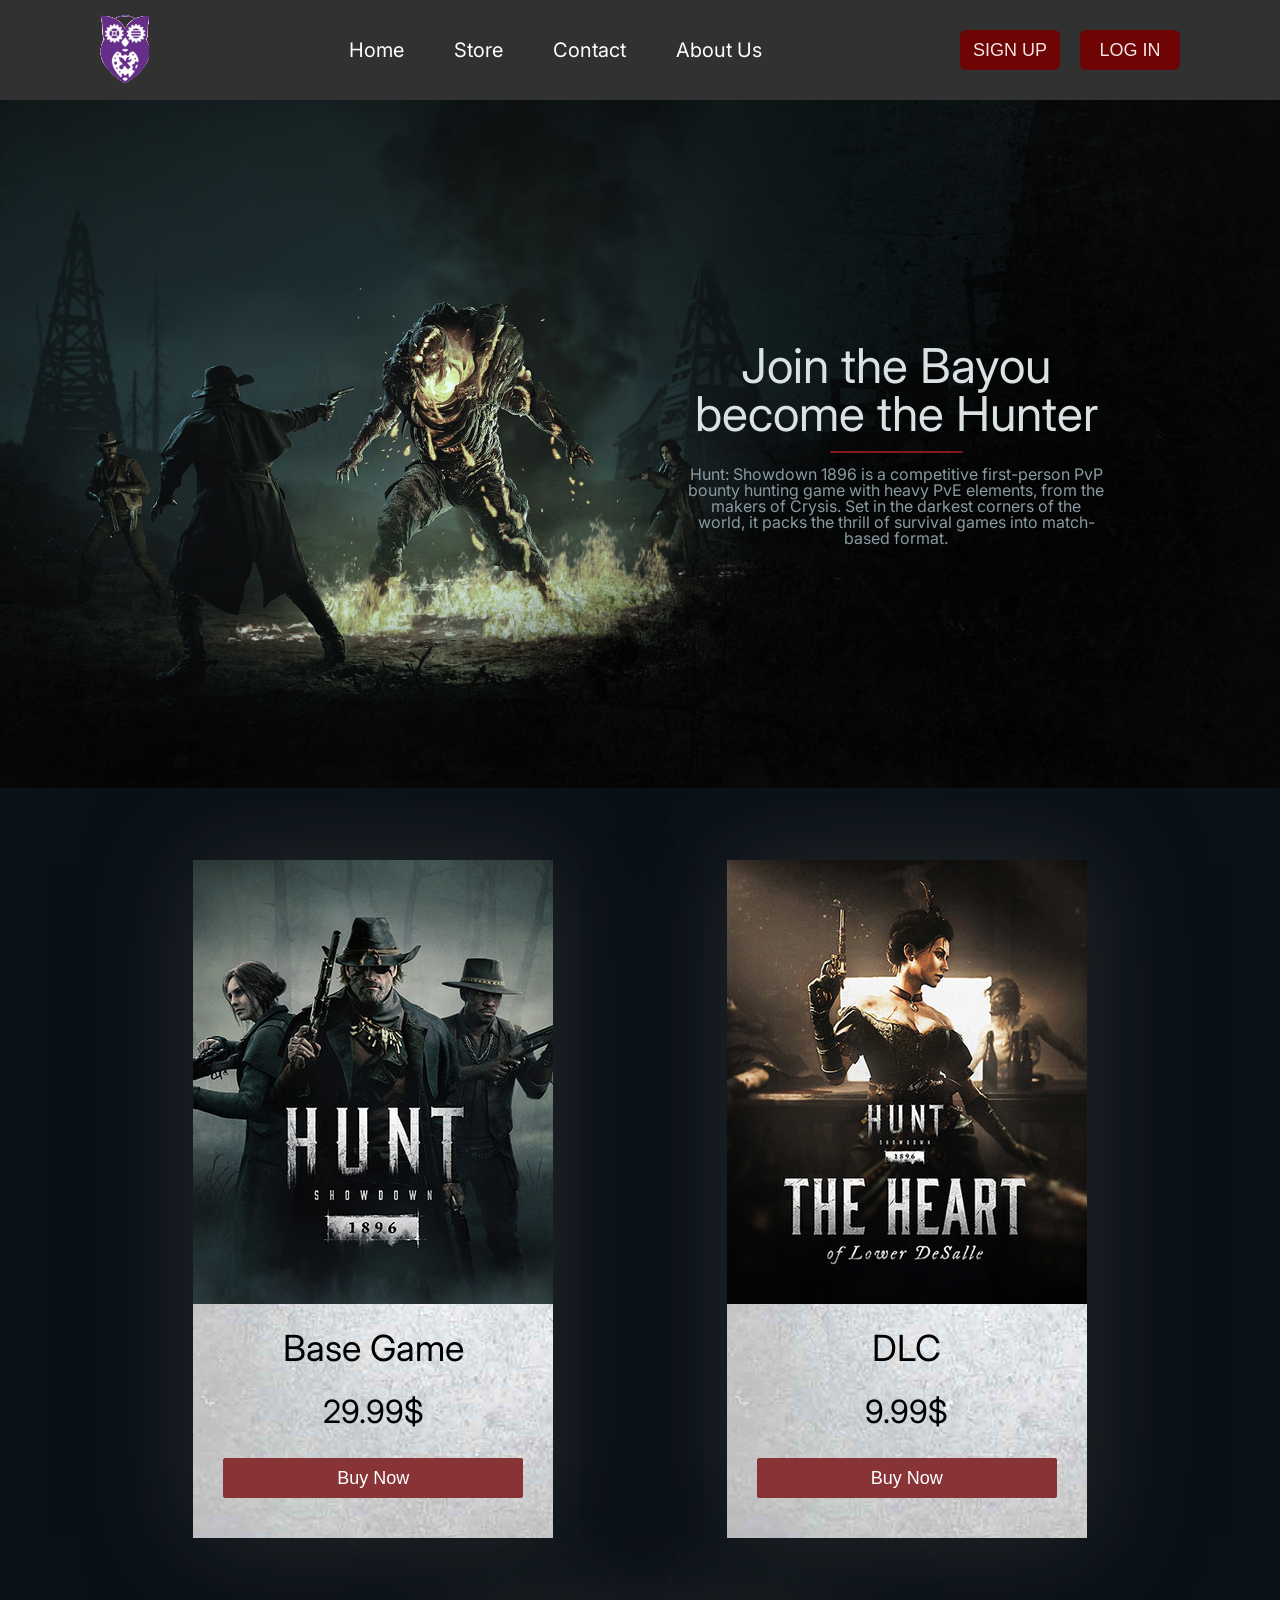
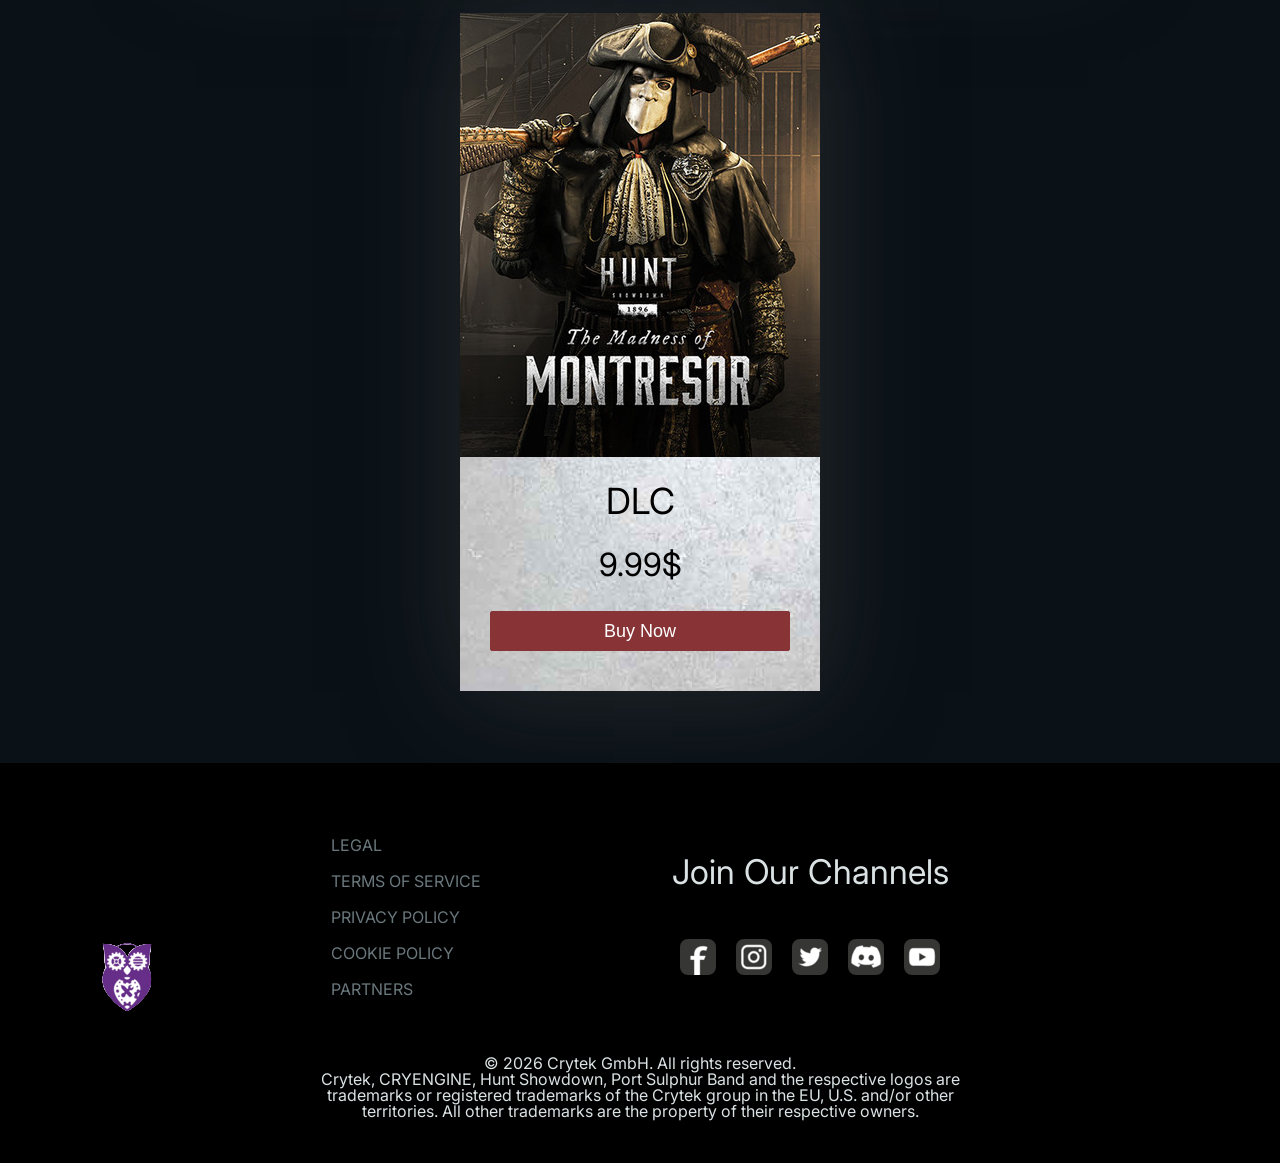
<file: index.html>
<!doctype html>
<html lang="en">
  <head>
    <link rel="stylesheet" href="./css/main.css" />
    <meta charset="UTF-8" />
    <meta name="viewport" content="width=device-width, initial-scale=1.0" />
    <link rel="icon" type="image/x-icon" href="./images/favicon.ico" />
    <title>Midterm</title>
  </head>
  <body>
    <header class="head">
      <div class="header-container navigation">
        <a href="https://geolab.edu.ge/en/"
          ><img src="./images/geolab.png" alt="geolab logo"
        /></a>
        <nav class="header-nav">
          <ul class="header-nav-list">
            <li><a href="index.html" class="header-nav-list-item">Home</a></li>
            <li>
              <a href="store.html" class="header-nav-list-item">Store</a>
            </li>
            <li>
              <a href="contact.html" class="header-nav-list-item">Contact</a>
            </li>
            <li>
              <a href="aboutus.html" class="header-nav-list-item">About Us</a>
            </li>
          </ul>
          <div class="burger">
            <img
              src="./images/burgericon.png"
              alt="burger"
              class="burger-icon"
            />
          </div>
        </nav>
        <div class="header-registration">
          <button class="header-button">
            <a href="registration.html">SIGN UP</a>
          </button>
          <button class="header-button"><a href="login.html">LOG IN</a></button>
        </div>
      </div>
    </header>
    <main>
      <section class="hero">
        <div class="hero-text">
          <h2>
            Join the Bayou
            <br />
            become the Hunter
          </h2>
          <hr />
          <p>
            Hunt: Showdown 1896 is a competitive first-person PvP bounty hunting
            game with heavy PvE elements, from the makers of Crysis. Set in the
            darkest corners of the world, it packs the thrill of survival games
            into match-based format.
          </p>
        </div>
      </section>
      <section class="homeshop">
        <div class="home-shop-item">
          <div class="shop-item-card">
            <div class="image-wrapper">
              <img src="./images/base-game.jpg" alt="base game" />
            </div>
            <div class="shop-item-text">
              <h2>Base Game</h2>
              <p>29.99$</p>
              <button>Buy Now</button>
            </div>
          </div>
          <div class="shop-item-card">
            <div class="image-wrapper">
              <img src="./images/heart59-dlc.jpeg" alt="heart dlc" />
            </div>
            <div class="shop-item-text">
              <h2>DLC</h2>
              <p>9.99$</p>
              <button>Buy Now</button>
            </div>
          </div>
          <div class="shop-item-card">
            <div class="image-wrapper">
              <img src="./images/montresor87-dlc.jpeg" alt="montresor dlc" />
            </div>
            <div class="shop-item-text">
              <h2>DLC</h2>
              <p>9.99$</p>
              <button>Buy Now</button>
            </div>
          </div>
        </div>
      </section>
    </main>
    <footer class="footer-container">
      <a href="https://geolab.edu.ge/en/" class="footer-logo"
        ><img
          src="./images/geolab.png"
          alt="geolab logo"
          class="footer-logo-img"
      /></a>
      <div class="footer-nav-container">
        <footer-nav class="footer-navigation">
          <ul class="footer-ul">
            <li><a href="#">LEGAL</a></li>
            <li><a href="#">TERMS OF SERVICE</a></li>
            <li><a href="#">PRIVACY POLICY</a></li>
            <li><a href="#">COOKIE POLICY</a></li>
            <li><a href="#">PARTNERS</a></li>
          </ul>
          <div class="footer-socials">
            <h3>Join Our Channels</h3>
            <div class="footer-social-logos">
              <a href="https://www.facebook.com/huntshowdown/" target="_blank"
                ><img
                  src="./images/facebook-logo.png"
                  alt="facebook"
                  class="social-logos"
              /></a>
              <a href="https://www.instagram.com/huntthegame/" target="_blank"
                ><img
                  src="./images/insta-logo.png"
                  alt="instagram"
                  class="social-logos"
              /></a>
              <a href="https://x.com/HuntShowdown" target="_blank"
                ><img
                  src="./images/twitter-logo.png"
                  alt="twitter"
                  class="social-logos"
              /></a>
              <a href="https://discord.com/invite/nFqe7r6AwQ" target="_blank"
                ><img
                  src="./images/discord-logo.png"
                  alt="discord"
                  class="social-logos"
              /></a>
              <a href="https://www.youtube.com/user/CrytekHunt" target="_blank"
                ><img
                  src="./images/yt-logo.png"
                  alt="youtube"
                  class="social-logos"
              /></a>
            </div>
          </div>
        </footer-nav>
      </div>
      <div class="footer-rights">
        <h4>© 2026 Crytek GmbH. All rights reserved.</h4>
        <p>
          Crytek, CRYENGINE, Hunt Showdown, Port Sulphur Band and the respective
          logos are trademarks or registered trademarks of the Crytek group in
          the EU, U.S. and/or other territories. All other trademarks are the
          property of their respective owners.
        </p>
      </div>
    </footer>
  </body>
</html>
</file>
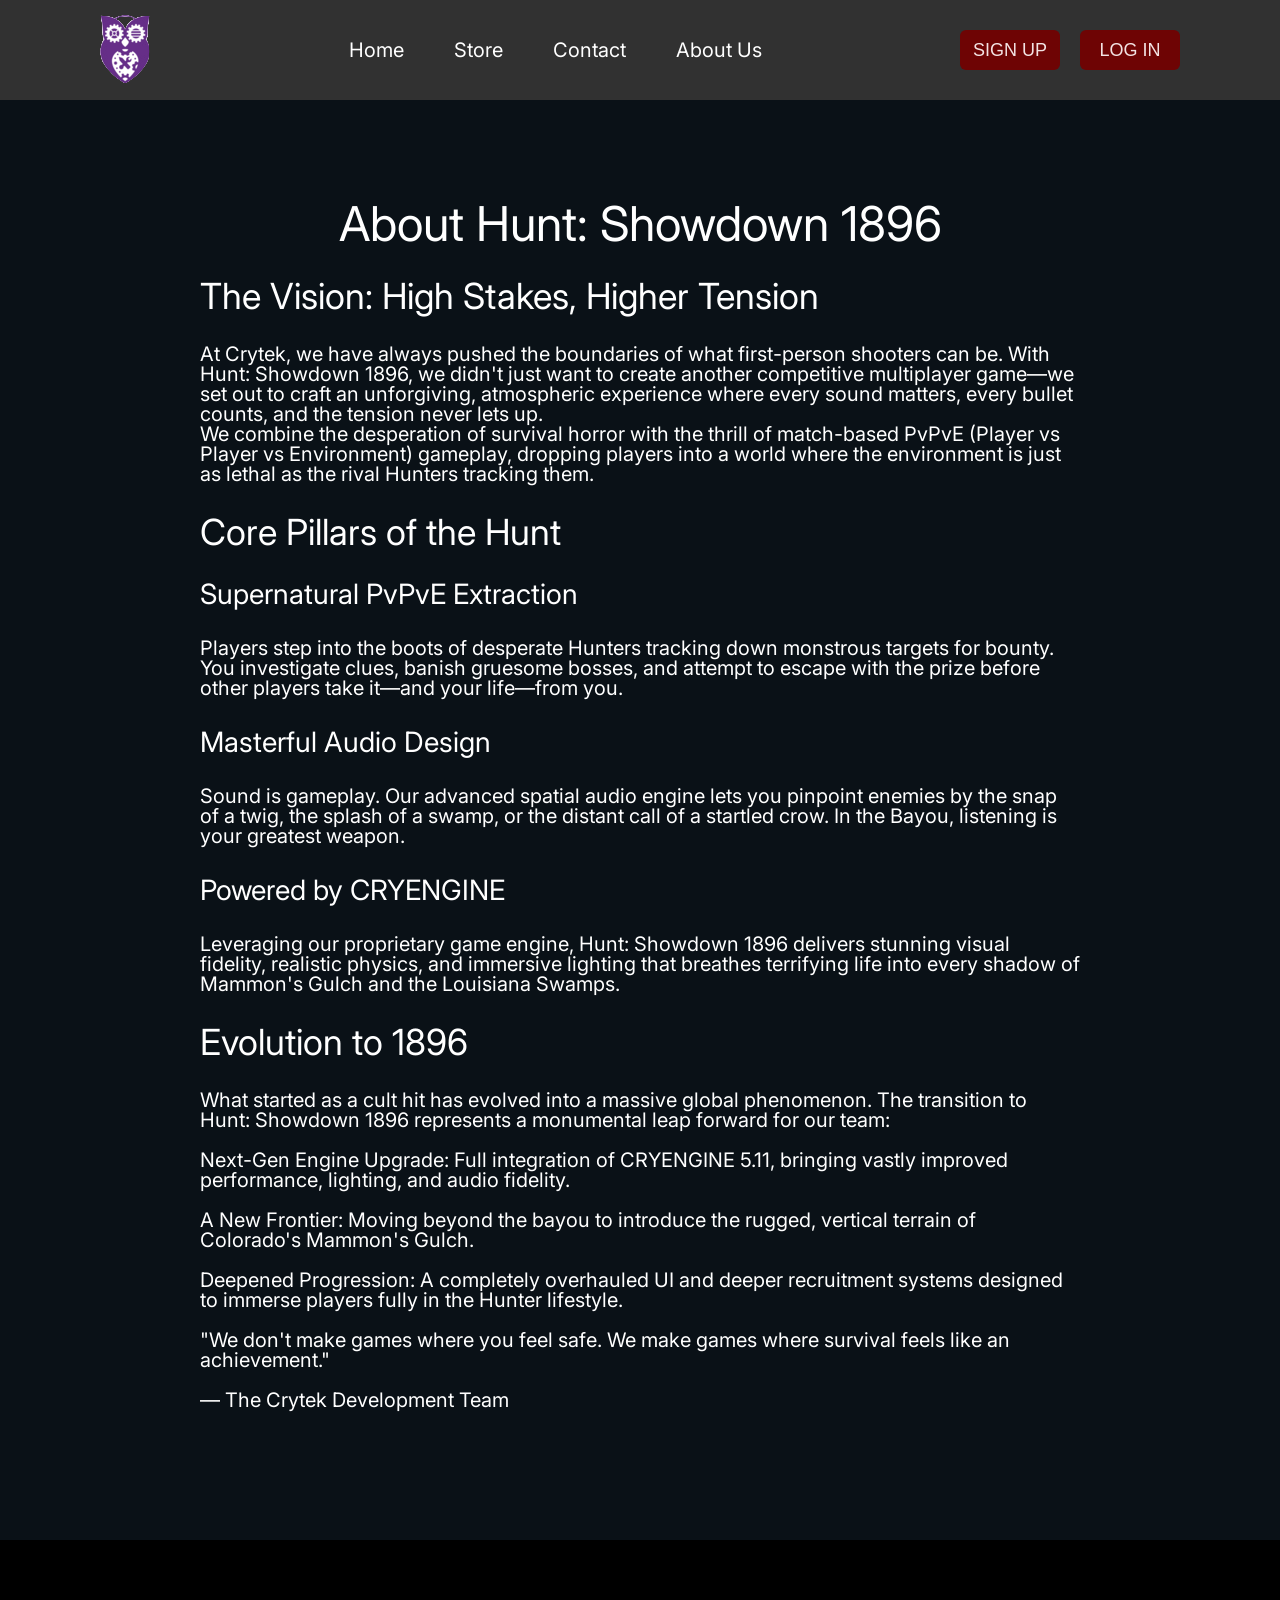
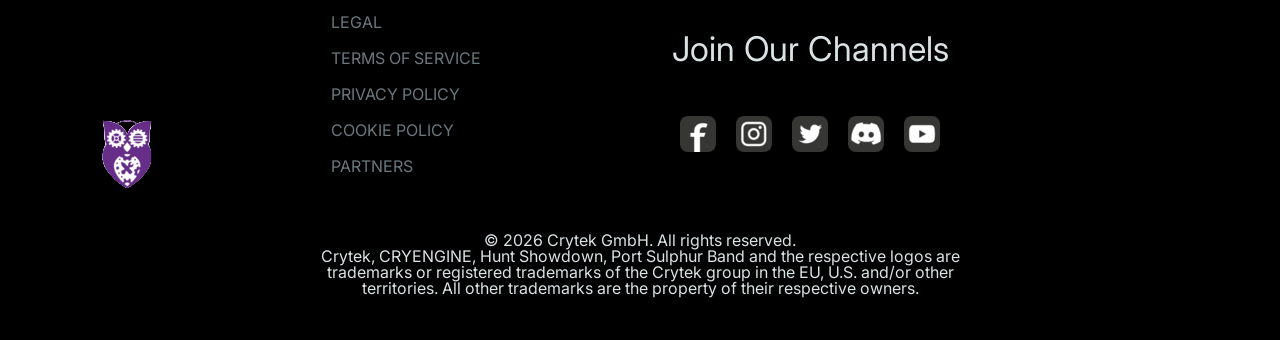
<file: aboutus.html>
<!doctype html>
<html lang="en">
  <head>
    <link rel="stylesheet" href="./css/main.css" />
    <meta charset="UTF-8" />
    <meta name="viewport" content="width=device-width, initial-scale=1.0" />
    <link rel="icon" type="image/x-icon" href="./images/favicon.ico" />
    <title>Midterm</title>
  </head>
  <body>
    <header class="head">
      <div class="header-container navigation">
        <a href="https://geolab.edu.ge/en/"
          ><img src="./images/geolab.png" alt="geolab logo"
        /></a>
        <nav class="header-nav">
          <ul class="header-nav-list">
            <li><a href="index.html" class="header-nav-list-item">Home</a></li>
            <li>
              <a href="store.html" class="header-nav-list-item">Store</a>
            </li>

            <li>
              <a href="contact.html" class="header-nav-list-item">Contact</a>
            </li>
            <li>
              <a href="aboutus.html" class="header-nav-list-item">About Us</a>
            </li>
          </ul>
          <div class="burger">
            <img
              src="./images/burgericon.png"
              alt="burger"
              class="burger-icon"
            />
          </div>
        </nav>
        <div class="header-registration">
          <button class="header-button">
            <a href="registration.html">SIGN UP</a>
          </button>
          <button class="header-button"><a href="login.html">LOG IN</a></button>
        </div>
      </div>
    </header>
    <main>
      <section class="aboutus">
        <h1>About Hunt: Showdown 1896</h1>
        <h2>The Vision: High Stakes, Higher Tension</h2>
        <p>
          At Crytek, we have always pushed the boundaries of what first-person
          shooters can be. With Hunt: Showdown 1896, we didn't just want to
          create another competitive multiplayer game—we set out to craft an
          unforgiving, atmospheric experience where every sound matters, every
          bullet counts, and the tension never lets up.
          <br />
          We combine the desperation of survival horror with the thrill of
          match-based PvPvE (Player vs Player vs Environment) gameplay, dropping
          players into a world where the environment is just as lethal as the
          rival Hunters tracking them.
        </p>
        <h2>Core Pillars of the Hunt</h2>
        <h3>Supernatural PvPvE Extraction</h3>
        <p>
          Players step into the boots of desperate Hunters tracking down
          monstrous targets for bounty. You investigate clues, banish gruesome
          bosses, and attempt to escape with the prize before other players take
          it—and your life—from you.
        </p>
        <h3>Masterful Audio Design</h3>
        <p>
          Sound is gameplay. Our advanced spatial audio engine lets you pinpoint
          enemies by the snap of a twig, the splash of a swamp, or the distant
          call of a startled crow. In the Bayou, listening is your greatest
          weapon.
        </p>
        <h3>Powered by CRYENGINE</h3>
        <p>
          Leveraging our proprietary game engine, Hunt: Showdown 1896 delivers
          stunning visual fidelity, realistic physics, and immersive lighting
          that breathes terrifying life into every shadow of Mammon's Gulch and
          the Louisiana Swamps.
        </p>
        <h2>Evolution to 1896</h2>
        <p>
          What started as a cult hit has evolved into a massive global
          phenomenon. The transition to Hunt: Showdown 1896 represents a
          monumental leap forward for our team:
          <br />
          <br />
          Next-Gen Engine Upgrade: Full integration of CRYENGINE 5.11, bringing
          vastly improved performance, lighting, and audio fidelity.
          <br />
          <br />
          A New Frontier: Moving beyond the bayou to introduce the rugged,
          vertical terrain of Colorado's Mammon's Gulch.
          <br />
          <br />
          Deepened Progression: A completely overhauled UI and deeper
          recruitment systems designed to immerse players fully in the Hunter
          lifestyle.
          <br />
          <br />
          "We don't make games where you feel safe. We make games where survival
          feels like an achievement."
          <br />
          <br />
          — The Crytek Development Team
        </p>
      </section>
    </main>
    <footer class="footer-container">
      <a href="https://geolab.edu.ge/en/" class="footer-logo"
        ><img src="./images/geolab.png" alt="geolab logo"
      /></a>
      <div class="footer-nav-container">
        <footer-nav class="footer-navigation">
          <ul class="footer-ul">
            <li><a href="#">LEGAL</a></li>
            <li><a href="#">TERMS OF SERVICE</a></li>
            <li><a href="#">PRIVACY POLICY</a></li>
            <li><a href="#">COOKIE POLICY</a></li>
            <li><a href="#">PARTNERS</a></li>
          </ul>
          <div class="footer-socials">
            <h3>Join Our Channels</h3>
            <div class="footer-social-logos">
              <a href="https://www.facebook.com/huntshowdown/" target="_blank"
                ><img
                  src="./images/facebook-logo.png"
                  alt="facebook"
                  class="social-logos"
              /></a>
              <a href="https://www.instagram.com/huntthegame/" target="_blank"
                ><img
                  src="./images/insta-logo.png"
                  alt="instagram"
                  class="social-logos"
              /></a>
              <a href="https://x.com/HuntShowdown" target="_blank"
                ><img
                  src="./images/twitter-logo.png"
                  alt="twitter"
                  class="social-logos"
              /></a>
              <a href="https://discord.com/invite/nFqe7r6AwQ" target="_blank"
                ><img
                  src="./images/discord-logo.png"
                  alt="discord"
                  class="social-logos"
              /></a>
              <a href="https://www.youtube.com/user/CrytekHunt" target="_blank"
                ><img
                  src="./images/yt-logo.png"
                  alt="youtube"
                  class="social-logos"
              /></a>
            </div>
          </div>
        </footer-nav>
      </div>
      <div class="footer-rights">
        <h4>© 2026 Crytek GmbH. All rights reserved.</h4>
        <p>
          Crytek, CRYENGINE, Hunt Showdown, Port Sulphur Band and the respective
          logos are trademarks or registered trademarks of the Crytek group in
          the EU, U.S. and/or other territories. All other trademarks are the
          property of their respective owners.
        </p>
      </div>
    </footer>
  </body>
</html>
</file>
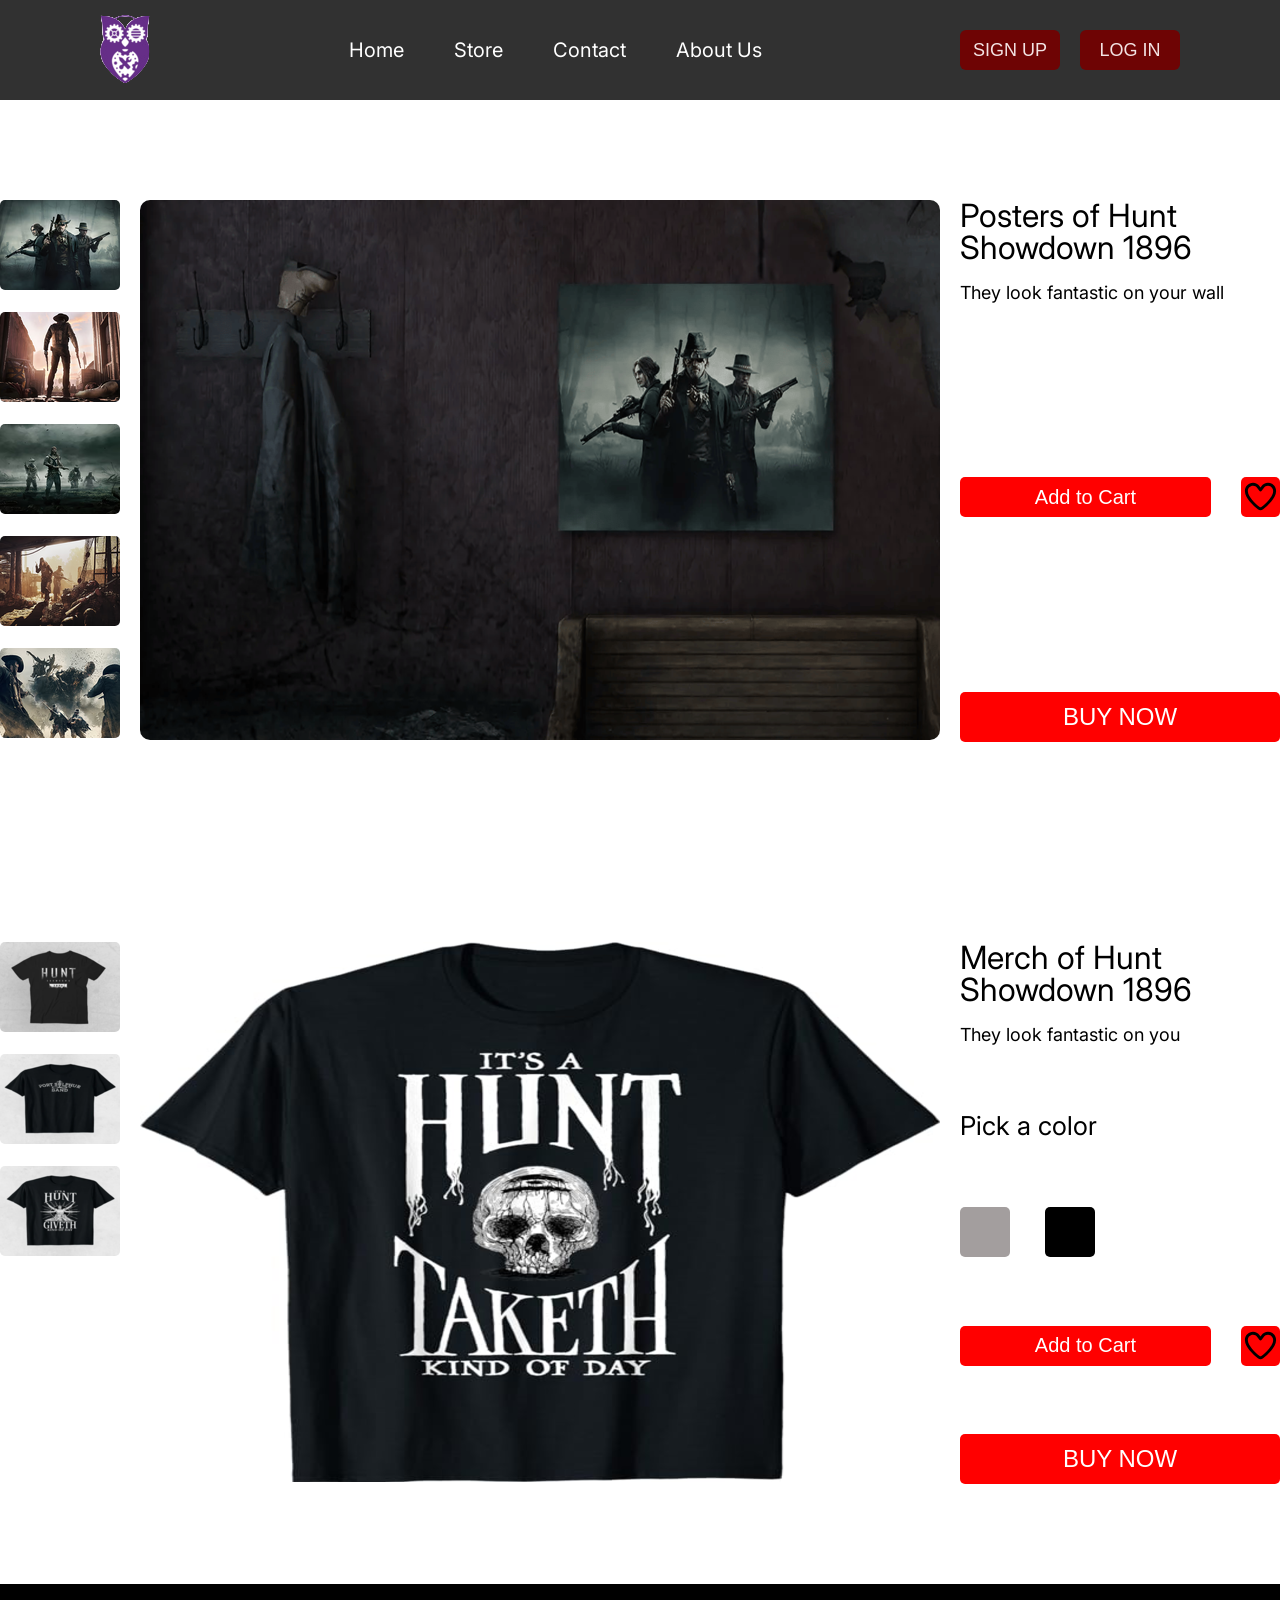
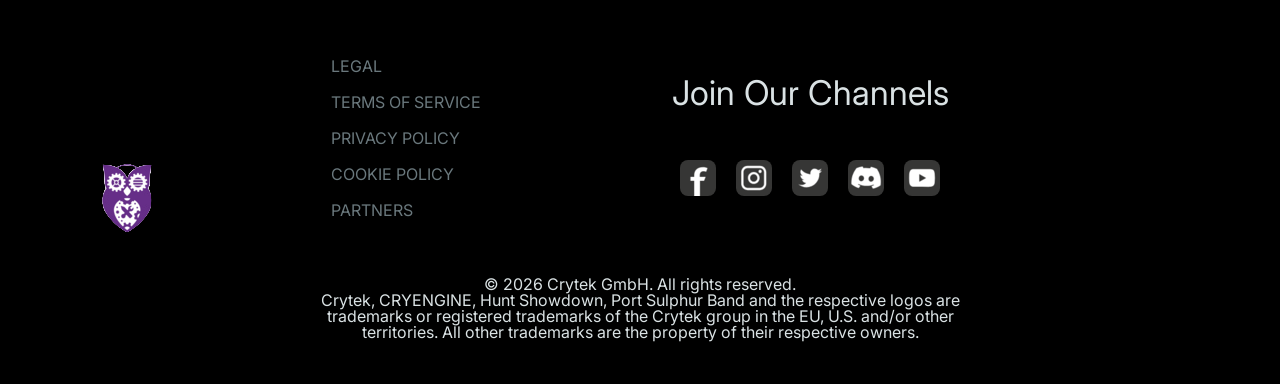
<file: accessories.html>
<!doctype html>
<html lang="en">
  <head>
    <link rel="stylesheet" href="./css/main.css" />
    <meta charset="UTF-8" />
    <meta name="viewport" content="width=device-width, initial-scale=1.0" />
    <link rel="icon" type="image/x-icon" href="./images/favicon.ico" />
    <title>Midterm</title>
  </head>
  <body>
    <header class="head">
      <div class="header-container navigation">
        <a href="https://geolab.edu.ge/en/"
          ><img src="./images/geolab.png" alt="geolab logo"
        /></a>
        <nav class="header-nav">
          <ul class="header-nav-list">
            <li><a href="index.html" class="header-nav-list-item">Home</a></li>
            <li>
              <a href="store.html" class="header-nav-list-item">Store</a>
            </li>

            <li>
              <a href="contact.html" class="header-nav-list-item">Contact</a>
            </li>
            <li>
              <a href="aboutus.html" class="header-nav-list-item">About Us</a>
            </li>
          </ul>
          <div class="burger">
            <img
              src="./images/burgericon.png"
              alt="burger"
              class="burger-icon"
            />
          </div>
        </nav>
        <div class="header-registration">
          <button class="header-button">
            <a href="registration.html">SIGN UP</a>
          </button>
          <button class="header-button"><a href="login.html">LOG IN</a></button>
        </div>
      </div>
    </header>
    <main>
      <section class="section-container">
        <div class="shopping">
          <div class="gallery">
            <ul class="image-list">
              <li>
                <a href="#">
                  <img
                    src="./images/gallery/base-game-img.png"
                    alt="base game"
                    class="gallery-style"
                  />
                </a>
              </li>
              <li>
                <a href="#">
                  <img
                    src="./images/gallery/sunset-img.png"
                    alt="assassin"
                    class="gallery-style"
                  />
                </a>
              </li>
              <li>
                <a href="#">
                  <img
                    src="./images/gallery/swamp-img.png"
                    alt="swamp"
                    class="gallery-style"
                  />
                </a>
              </li>
              <li>
                <a href="#">
                  <img
                    src="./images/gallery/corvid-siblings-img.png"
                    alt="corvid siblings"
                    class="gallery-style"
                  />
                </a>
              </li>
              <li>
                <a href="#">
                  <img
                    src="./images/gallery/assassin-img.png"
                    alt="assassin"
                    class="gallery-style"
                  />
                </a>
              </li>
            </ul>
          </div>
          <div class="main-cover">
            <a href="#">
              <img
                src="./images/gallery/base-game-cover.png"
                alt="base-game-cover"
                class="cover-style"
              />
            </a>
          </div>
          <div class="product-desc">
            <div>
              <h2 class="product-head">Posters of Hunt Showdown 1896</h2>
              <p class="product-text">They look fantastic on your wall</p>
            </div>
            <div class="shopping-btns">
              <button class="cart-btn">Add to Cart</button>
              <button class="favourite-btn">
                <img src="./images/gallery/favourite-heart.svg" alt="heart" />
              </button>
            </div>
            <button class="buynow-btn">BUY NOW</button>
          </div>
        </div>
      </section>
      <section class="section-container">
        <div class="shopping">
          <div class="gallery">
            <ul class="image-list">
              <li>
                <a href="#">
                  <img
                    src="./images/gallery/merch-1.png"
                    alt="shirt"
                    class="gallery-style"
                  />
                </a>
              </li>
              <li>
                <a href="#">
                  <img
                    src="./images/gallery/merch-2.png"
                    alt="shirt"
                    class="gallery-style"
                  />
                </a>
              </li>
              <li>
                <a href="#">
                  <img
                    src="./images/gallery/merch-3.png"
                    alt="shirt"
                    class="gallery-style"
                  />
                </a>
              </li>
            </ul>
          </div>
          <div class="main-cover">
            <a href="#">
              <img
                src="./images/gallery/merch-cover.png"
                alt="base-game-cover"
                class="cover-style"
              />
            </a>
          </div>
          <div class="product-desc">
            <div>
              <h2 class="product-head">Merch of Hunt Showdown 1896</h2>
              <p class="product-text">They look fantastic on you</p>
            </div>
            <p class="color-pick-text">Pick a color</p>
            <div class="color-choose">
              <button class="color-white"></button>
              <button class="color-black"></button>
            </div>
            <div class="shopping-btns">
              <button class="cart-btn">Add to Cart</button>
              <button class="favourite-btn">
                <img src="./images/gallery/favourite-heart.svg" alt="heart" />
              </button>
            </div>
            <button class="buynow-btn">BUY NOW</button>
          </div>
        </div>
      </section>
    </main>
    <footer class="footer-container">
      <a href="https://geolab.edu.ge/en/" class="footer-logo"
        ><img src="./images/geolab.png" alt="geolab logo"
      /></a>
      <div class="footer-nav-container">
        <footer-nav class="footer-navigation">
          <ul class="footer-ul">
            <li><a href="#">LEGAL</a></li>
            <li><a href="#">TERMS OF SERVICE</a></li>
            <li><a href="#">PRIVACY POLICY</a></li>
            <li><a href="#">COOKIE POLICY</a></li>
            <li><a href="#">PARTNERS</a></li>
          </ul>
          <div class="footer-socials">
            <h3>Join Our Channels</h3>
            <div class="footer-social-logos">
              <a href="https://www.facebook.com/huntshowdown/" target="_blank"
                ><img
                  src="./images/facebook-logo.png"
                  alt="facebook"
                  class="social-logos"
              /></a>
              <a href="https://www.instagram.com/huntthegame/" target="_blank"
                ><img
                  src="./images/insta-logo.png"
                  alt="instagram"
                  class="social-logos"
              /></a>
              <a href="https://x.com/HuntShowdown" target="_blank"
                ><img
                  src="./images/twitter-logo.png"
                  alt="twitter"
                  class="social-logos"
              /></a>
              <a href="https://discord.com/invite/nFqe7r6AwQ" target="_blank"
                ><img
                  src="./images/discord-logo.png"
                  alt="discord"
                  class="social-logos"
              /></a>
              <a href="https://www.youtube.com/user/CrytekHunt" target="_blank"
                ><img
                  src="./images/yt-logo.png"
                  alt="youtube"
                  class="social-logos"
              /></a>
            </div>
          </div>
        </footer-nav>
      </div>
      <div class="footer-rights">
        <h4>© 2026 Crytek GmbH. All rights reserved.</h4>
        <p>
          Crytek, CRYENGINE, Hunt Showdown, Port Sulphur Band and the respective
          logos are trademarks or registered trademarks of the Crytek group in
          the EU, U.S. and/or other territories. All other trademarks are the
          property of their respective owners.
        </p>
      </div>
    </footer>
  </body>
</html>
</file>
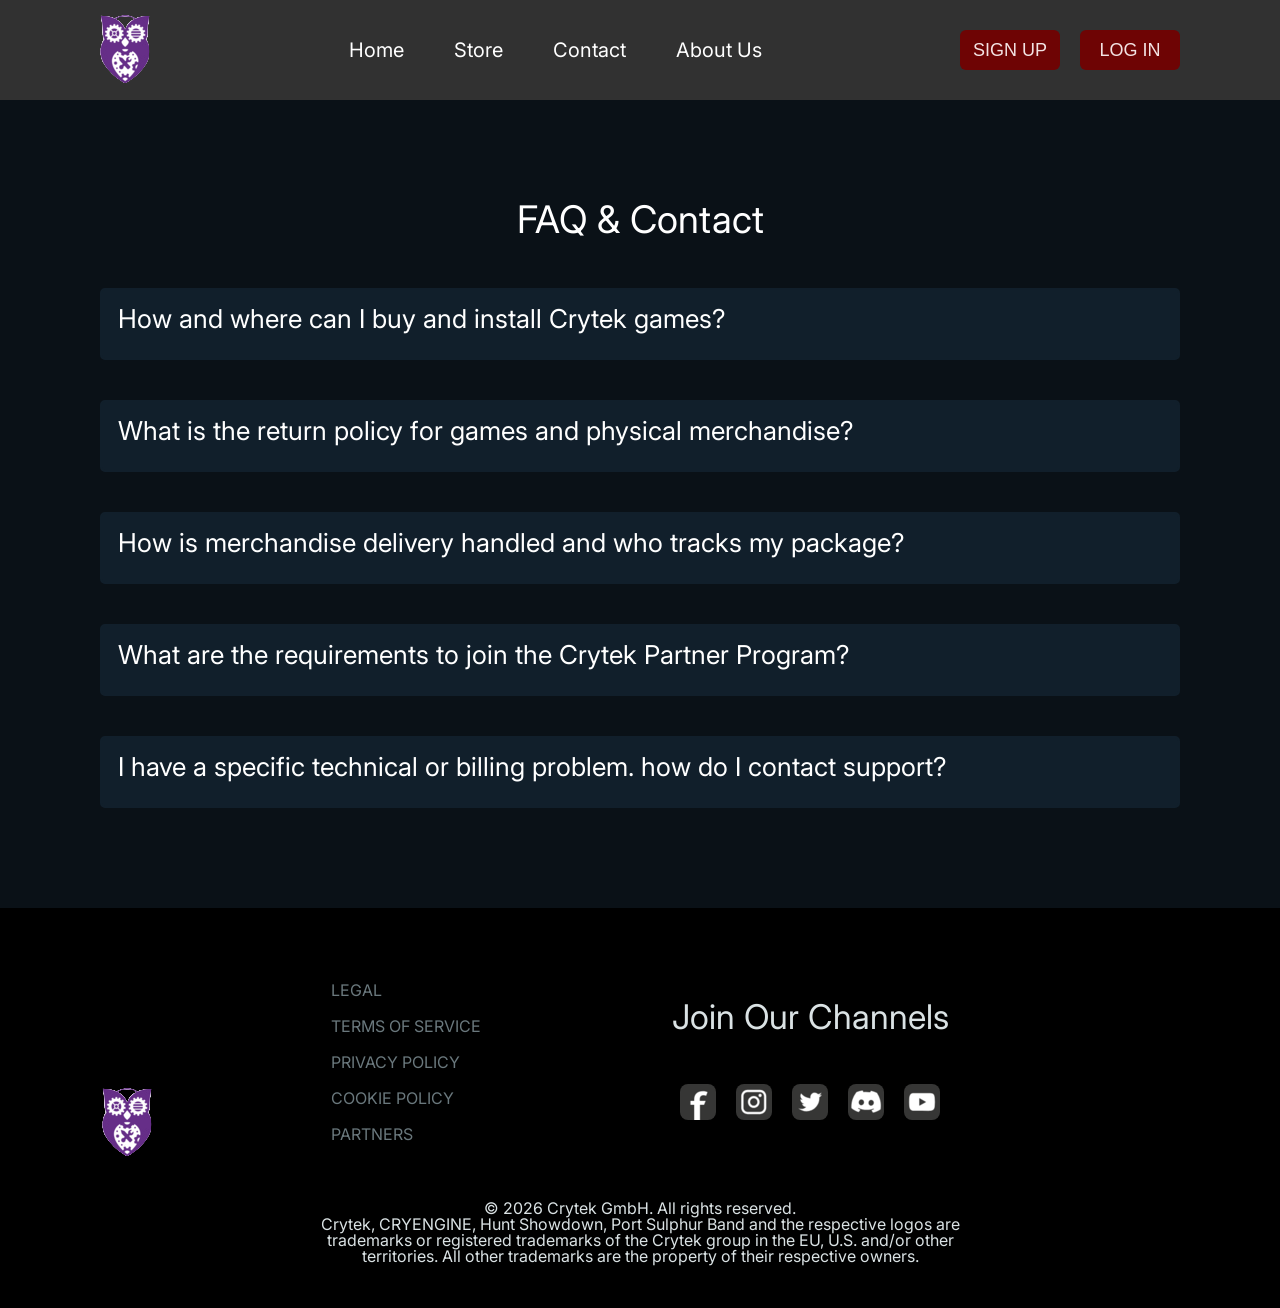
<file: contact.html>
<!doctype html>
<html lang="en">
  <head>
    <link rel="stylesheet" href="./css/main.css" />
    <meta charset="UTF-8" />
    <meta name="viewport" content="width=device-width, initial-scale=1.0" />
    <link rel="icon" type="image/x-icon" href="./images/favicon.ico" />
    <title>Midterm</title>
  </head>
  <body>
    <header class="head">
      <div class="header-container navigation">
        <a href="https://geolab.edu.ge/en/"
          ><img src="./images/geolab.png" alt="geolab logo"
        /></a>
        <nav class="header-nav">
          <ul class="header-nav-list">
            <li><a href="index.html" class="header-nav-list-item">Home</a></li>
            <li>
              <a href="store.html" class="header-nav-list-item">Store</a>
            </li>

            <li>
              <a href="contact.html" class="header-nav-list-item">Contact</a>
            </li>
            <li>
              <a href="aboutus.html" class="header-nav-list-item">About Us</a>
            </li>
          </ul>
          <div class="burger">
            <img
              src="./images/burgericon.png"
              alt="burger"
              class="burger-icon"
            />
          </div>
        </nav>
        <div class="header-registration">
          <button class="header-button">
            <a href="registration.html">SIGN UP</a>
          </button>
          <button class="header-button"><a href="login.html">LOG IN</a></button>
        </div>
      </div>
    </header>
    <main>
      <section class="main-section">
        <div>
          <h2 class="faq-heading">FAQ & Contact</h2>
        </div>
        <div class="accordion">
          <details>
            <summary>
              <h2 class="accordion-heading">
                How and where can I buy and install Crytek games?
              </h2>
            </summary>
            <hr />
            <p>
              Crytek titles like Hunt: Showdown 1896 are completely digital. On
              PC, you can purchase, download, and launch games through Steam.
              For console players, the games are available digitally via the
              PlayStation Store (for PlayStation 5) and the Microsoft Store (for
              Xbox Series X/S). Simply purchase the game on your platform's
              store, click "Install," and the platform client will automatically
              handle the download and setup.
            </p>
          </details>
          <details>
            <summary>
              <h2 class="accordion-heading">
                What is the return policy for games and physical merchandise?
              </h2>
            </summary>
            <hr />
            <p>
              For digital game purchases, refunds are subject to the platform
              policy where you bought the game (e.g., Steam's 2-hour playtime /
              14-day ownership rule). For official physical merchandise, unused
              and undamaged items in their original packaging can be returned
              within 30 days of the purchase date for a refund or product
              exchange.
            </p>
          </details>
          <details>
            <summary>
              <h2 class="accordion-heading">
                How is merchandise delivery handled and who tracks my package?
              </h2>
            </summary>
            <hr />
            <p>
              Crytek partners with specialized e-commerce and manufacturing
              fulfillment platforms to handle physical goods. Official apparel
              and accessories are primarily fulfilled through Amazon, while
              high-quality metal art prints are manufactured and shipped by
              Displate. When you order merchandise, your shipping updates,
              carrier tracking codes, and delivery logistics are managed
              directly by those sponsored companies.
            </p>
          </details>
          <details>
            <summary>
              <h2 class="accordion-heading">
                What are the requirements to join the Crytek Partner Program?
              </h2>
            </summary>
            <hr />
            <p>
              Crytek has a formal Creator Program for streamers, video creators,
              and community leaders. To be accepted, you must meet specific
              baseline criteria: streaming or publishing content consistently,
              maintaining a minimum baseline of active, organic viewership
              (typically evaluated across Twitch or YouTube metrics over a
              30-day period), and keeping your community free of toxic behavior
              or terms of service violations
            </p>
          </details>
          <details>
            <summary>
              <h2 class="accordion-heading">
                I have a specific technical or billing problem. how do I contact
                support?
              </h2>
            </summary>
            <hr />
            <p>
              If you encounter account issues, payment errors, or major
              technical glitches, you should visit the official Crytek Support
              Portal to submit a help ticket. For direct correspondence
              regarding general inquiries, community issues, or account safety,
              you can reach out to their specialized team via email at
              <a href="#" class="maillink">contact@crytek.com</a>
            </p>
          </details>
        </div>
      </section>
    </main>
    <footer class="footer-container">
      <a href="https://geolab.edu.ge/en/" class="footer-logo"
        ><img src="./images/geolab.png" alt="geolab logo"
      /></a>
      <div class="footer-nav-container">
        <footer-nav class="footer-navigation">
          <ul class="footer-ul">
            <li><a href="#">LEGAL</a></li>
            <li><a href="#">TERMS OF SERVICE</a></li>
            <li><a href="#">PRIVACY POLICY</a></li>
            <li><a href="#">COOKIE POLICY</a></li>
            <li><a href="#">PARTNERS</a></li>
          </ul>
          <div class="footer-socials">
            <h3>Join Our Channels</h3>
            <div class="footer-social-logos">
              <a href="https://www.facebook.com/huntshowdown/" target="_blank"
                ><img
                  src="./images/facebook-logo.png"
                  alt="facebook"
                  class="social-logos"
              /></a>
              <a href="https://www.instagram.com/huntthegame/" target="_blank"
                ><img
                  src="./images/insta-logo.png"
                  alt="instagram"
                  class="social-logos"
              /></a>
              <a href="https://x.com/HuntShowdown" target="_blank"
                ><img
                  src="./images/twitter-logo.png"
                  alt="twitter"
                  class="social-logos"
              /></a>
              <a href="https://discord.com/invite/nFqe7r6AwQ" target="_blank"
                ><img
                  src="./images/discord-logo.png"
                  alt="discord"
                  class="social-logos"
              /></a>
              <a href="https://www.youtube.com/user/CrytekHunt" target="_blank"
                ><img
                  src="./images/yt-logo.png"
                  alt="youtube"
                  class="social-logos"
              /></a>
            </div>
          </div>
        </footer-nav>
      </div>
      <div class="footer-rights">
        <h4>© 2026 Crytek GmbH. All rights reserved.</h4>
        <p>
          Crytek, CRYENGINE, Hunt Showdown, Port Sulphur Band and the respective
          logos are trademarks or registered trademarks of the Crytek group in
          the EU, U.S. and/or other territories. All other trademarks are the
          property of their respective owners.
        </p>
      </div>
    </footer>
  </body>
</html>
</file>
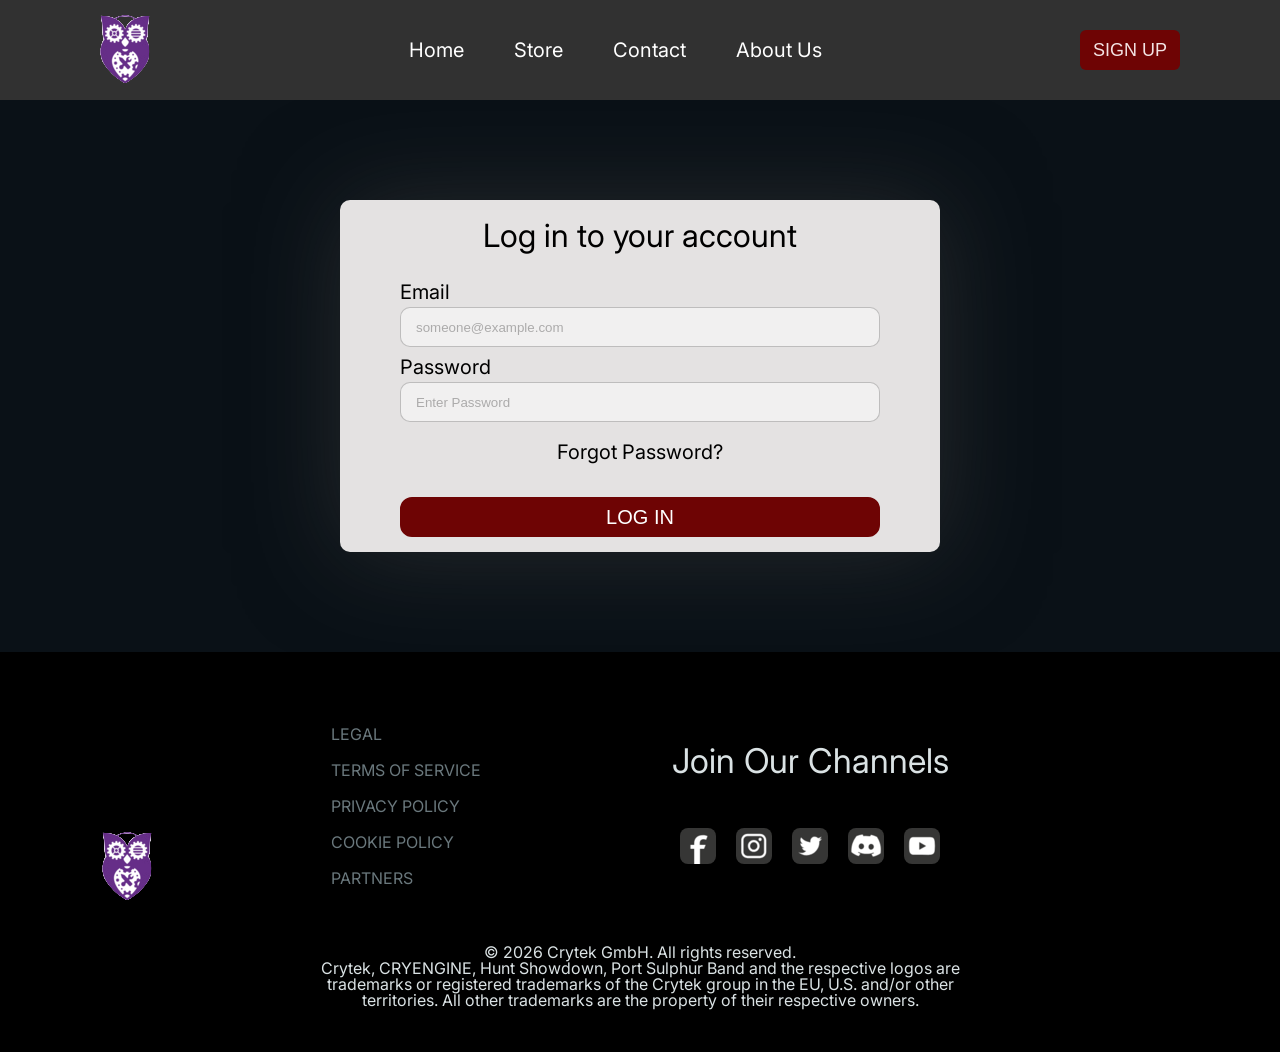
<file: login.html>
<!doctype html>
<html lang="en">
  <head>
    <link rel="stylesheet" href="./css/main.css" />
    <meta charset="UTF-8" />
    <meta name="viewport" content="width=device-width, initial-scale=1.0" />
    <link rel="icon" type="image/x-icon" href="./images/favicon.ico" />
    <title>Midterm</title>
  </head>
  <body>
    <header class="head">
      <div class="header-container navigation">
        <a href="https://geolab.edu.ge/en/"
          ><img src="./images/geolab.png" alt="geolab logo"
        /></a>
        <nav class="header-nav">
          <ul class="header-nav-list">
            <li><a href="index.html" class="header-nav-list-item">Home</a></li>
            <li>
              <a href="store.html" class="header-nav-list-item">Store</a>
            </li>
            <li>
              <a href="contact.html" class="header-nav-list-item">Contact</a>
            </li>
            <li>
              <a href="aboutus.html" class="header-nav-list-item">About Us</a>
            </li>
          </ul>
          <div class="burger">
            <img
              src="./images/burgericon.png"
              alt="burger"
              class="burger-icon"
            />
          </div>
        </nav>
        <div class="header-registration">
          <button class="header-button">
            <a href="registration.html">SIGN UP</a>
          </button>
        </div>
      </div>
    </header>
    <main>
      <section class="registration-main">
        <div class="card">
          <h1 class="card-header">Log in to your account</h1>

          <form class="form" action="#">
            <div class="form-group">
              <label for="email">Email</label>
              <input
                type="email"
                id="email"
                name="email"
                placeholder="someone@example.com"
                required
              />
            </div>

            <div class="form-group">
              <label for="password">Password</label>
              <input
                type="password"
                id="password"
                name="password"
                placeholder="Enter Password"
                maxlength="16"
                required
              />
            </div>
            <div class="forgot">
              <a href="#" class="forgot-text">Forgot Password?</a>
            </div>
            <button type="submit" class="form-submit">LOG IN</button>
          </form>
        </div>
      </section>
    </main>
    <footer class="footer-container">
      <a href="https://geolab.edu.ge/en/" class="footer-logo"
        ><img src="./images/geolab.png" alt="geolab logo"
      /></a>
      <div class="footer-nav-container">
        <footer-nav class="footer-navigation">
          <ul class="footer-ul">
            <li><a href="#">LEGAL</a></li>
            <li><a href="#">TERMS OF SERVICE</a></li>
            <li><a href="#">PRIVACY POLICY</a></li>
            <li><a href="#">COOKIE POLICY</a></li>
            <li><a href="#">PARTNERS</a></li>
          </ul>
          <div class="footer-socials">
            <h3>Join Our Channels</h3>
            <div class="footer-social-logos">
              <a href="https://www.facebook.com/huntshowdown/" target="_blank"
                ><img
                  src="./images/facebook-logo.png"
                  alt="facebook"
                  class="social-logos"
              /></a>
              <a href="https://www.instagram.com/huntthegame/" target="_blank"
                ><img
                  src="./images/insta-logo.png"
                  alt="instagram"
                  class="social-logos"
              /></a>
              <a href="https://x.com/HuntShowdown" target="_blank"
                ><img
                  src="./images/twitter-logo.png"
                  alt="twitter"
                  class="social-logos"
              /></a>
              <a href="https://discord.com/invite/nFqe7r6AwQ" target="_blank"
                ><img
                  src="./images/discord-logo.png"
                  alt="discord"
                  class="social-logos"
              /></a>
              <a href="https://www.youtube.com/user/CrytekHunt" target="_blank"
                ><img
                  src="./images/yt-logo.png"
                  alt="youtube"
                  class="social-logos"
              /></a>
            </div>
          </div>
        </footer-nav>
      </div>
      <div class="footer-rights">
        <h4>© 2026 Crytek GmbH. All rights reserved.</h4>
        <p>
          Crytek, CRYENGINE, Hunt Showdown, Port Sulphur Band and the respective
          logos are trademarks or registered trademarks of the Crytek group in
          the EU, U.S. and/or other territories. All other trademarks are the
          property of their respective owners.
        </p>
      </div>
    </footer>
  </body>
</html>
</file>
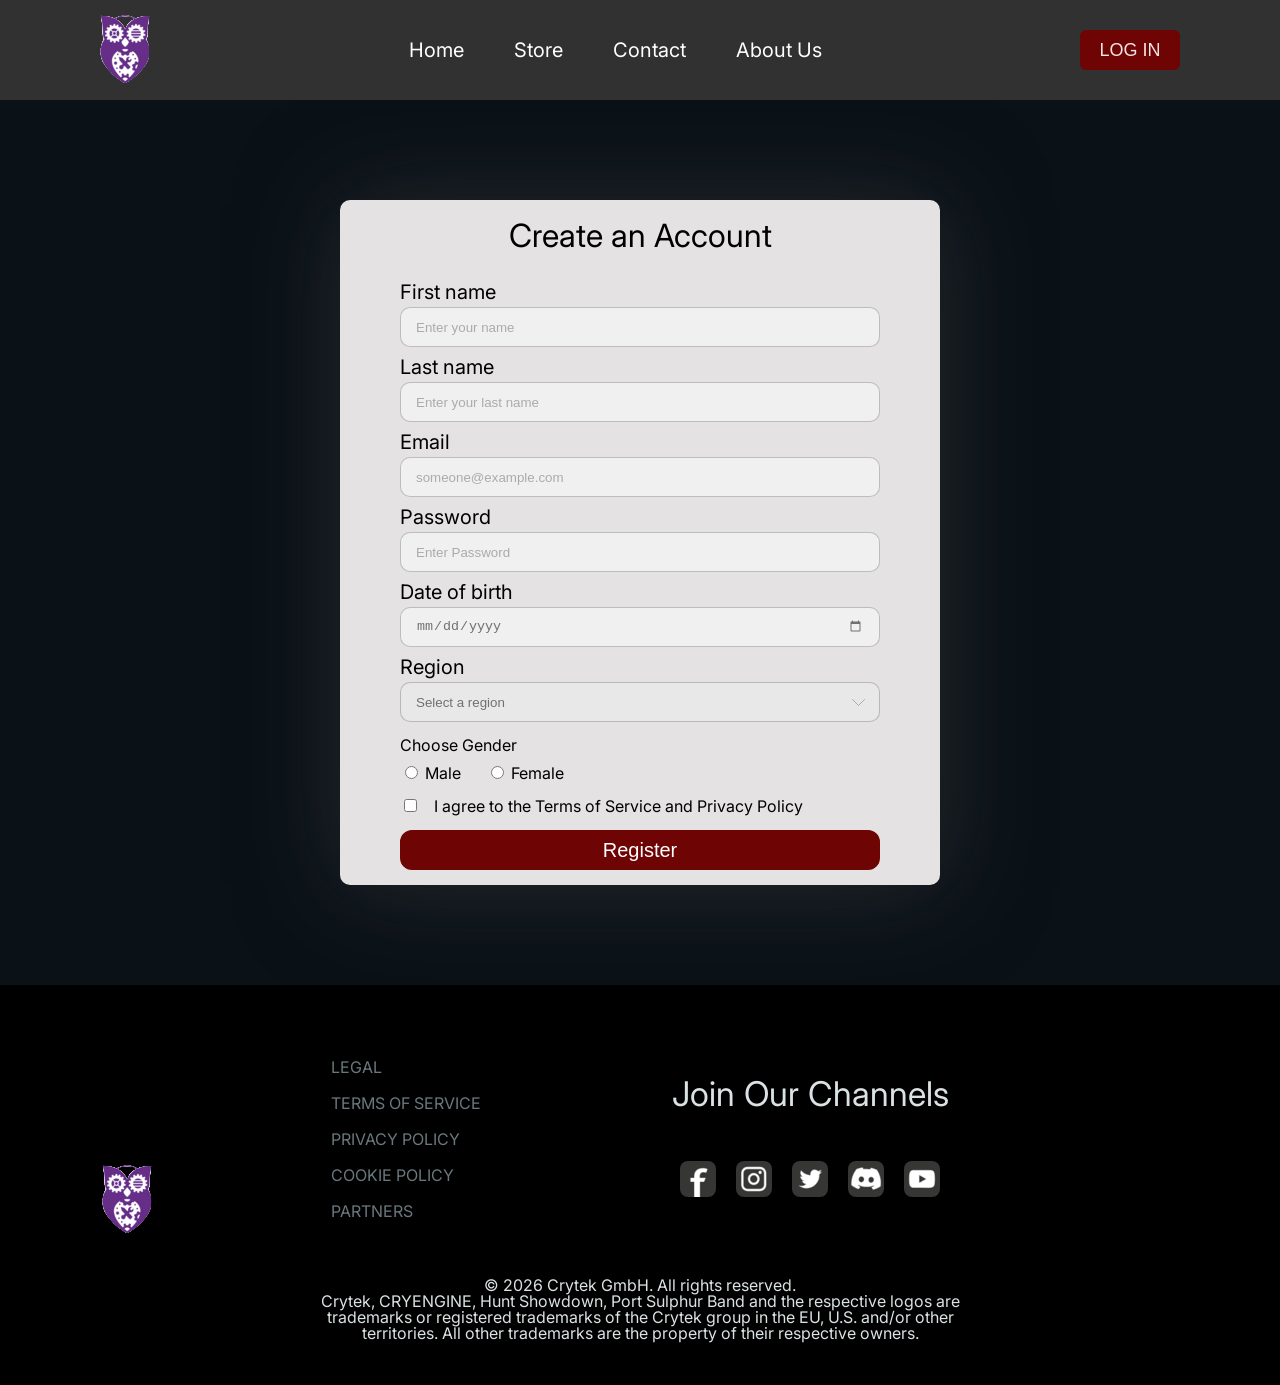
<file: registration.html>
<!doctype html>
<html lang="en">
  <head>
    <link rel="stylesheet" href="./css/main.css" />
    <meta charset="UTF-8" />
    <meta name="viewport" content="width=device-width, initial-scale=1.0" />
    <link rel="icon" type="image/x-icon" href="./images/favicon.ico" />
    <title>Midterm</title>
  </head>
  <body>
    <header class="head">
      <div class="header-container navigation">
        <a href="https://geolab.edu.ge/en/"
          ><img src="./images/geolab.png" alt="geolab logo"
        /></a>
        <nav class="header-nav">
          <ul class="header-nav-list">
            <li><a href="index.html" class="header-nav-list-item">Home</a></li>
            <li>
              <a href="store.html" class="header-nav-list-item">Store</a>
            </li>
            <li>
              <a href="contact.html" class="header-nav-list-item">Contact</a>
            </li>
            <li>
              <a href="aboutus.html" class="header-nav-list-item">About Us</a>
            </li>
          </ul>
          <div class="burger">
            <img
              src="./images/burgericon.png"
              alt="burger"
              class="burger-icon"
            />
          </div>
        </nav>
        <div class="header-registration">
          <button class="header-button"><a href="login.html">LOG IN</a></button>
        </div>
      </div>
    </header>
    <main>
      <section class="registration-main">
        <div class="card">
          <h1 class="card-header">Create an Account</h1>

          <form class="form" action="#">
            <div class="form-group">
              <label for="first-name">First name</label>
              <input
                type="text"
                id="first-name"
                name="first-name"
                placeholder="Enter your name"
                required
              />
            </div>

            <div class="form-group">
              <label for="last-name">Last name</label>
              <input
                type="text"
                id="last-name"
                name="last-name"
                placeholder="Enter your last name"
                required
              />
            </div>

            <div class="form-group">
              <label for="email">Email</label>
              <input
                type="email"
                id="email"
                name="email"
                placeholder="someone@example.com"
                required
              />
            </div>

            <div class="form-group">
              <label for="password">Password</label>
              <input
                type="password"
                id="password"
                name="password"
                placeholder="Enter Password"
                maxlength="16"
                required
              />
            </div>

            <div class="form-group">
              <label for="dob">Date of birth</label>
              <input type="date" id="dob" name="dob" required />
            </div>

            <div class="form-group">
              <label for="region">Region</label>
              <select id="region" name="region" required>
                <option value="" disabled selected>Select a region</option>
                <option value="usa">USA</option>
                <option value="eu">EU</option>
                <option value="asia">ASIA</option>
                <option value="aus">AUS</option>
                <option value="afr">AFR</option>
              </select>
            </div>

            <fieldset class="form-group-radio">
              <legend>Choose Gender</legend>

              <div class="radio-option">
                <input
                  type="radio"
                  id="gender-male"
                  name="gender"
                  value="male"
                  required
                />
                <label for="gender-male">Male</label>
              </div>

              <div class="radio-option">
                <input
                  type="radio"
                  id="gender-female"
                  name="gender"
                  value="female"
                  required
                />
                <label for="gender-female">Female</label>
              </div>
            </fieldset>

            <div class="form-group-checkbox">
              <input type="checkbox" id="terms" name="terms" required />
              <label for="terms"
                >I agree to the Terms of Service and Privacy Policy</label
              >
            </div>

            <button type="submit" class="form-submit">Register</button>
          </form>
        </div>
      </section>
    </main>
    <footer class="footer-container">
      <a href="https://geolab.edu.ge/en/" class="footer-logo"
        ><img src="./images/geolab.png" alt="geolab logo"
      /></a>
      <div class="footer-nav-container">
        <footer-nav class="footer-navigation">
          <ul class="footer-ul">
            <li><a href="#">LEGAL</a></li>
            <li><a href="#">TERMS OF SERVICE</a></li>
            <li><a href="#">PRIVACY POLICY</a></li>
            <li><a href="#">COOKIE POLICY</a></li>
            <li><a href="#">PARTNERS</a></li>
          </ul>
          <div class="footer-socials">
            <h3>Join Our Channels</h3>
            <div class="footer-social-logos">
              <a href="https://www.facebook.com/huntshowdown/" target="_blank"
                ><img
                  src="./images/facebook-logo.png"
                  alt="facebook"
                  class="social-logos"
              /></a>
              <a href="https://www.instagram.com/huntthegame/" target="_blank"
                ><img
                  src="./images/insta-logo.png"
                  alt="instagram"
                  class="social-logos"
              /></a>
              <a href="https://x.com/HuntShowdown" target="_blank"
                ><img
                  src="./images/twitter-logo.png"
                  alt="twitter"
                  class="social-logos"
              /></a>
              <a href="https://discord.com/invite/nFqe7r6AwQ" target="_blank"
                ><img
                  src="./images/discord-logo.png"
                  alt="discord"
                  class="social-logos"
              /></a>
              <a href="https://www.youtube.com/user/CrytekHunt" target="_blank"
                ><img
                  src="./images/yt-logo.png"
                  alt="youtube"
                  class="social-logos"
              /></a>
            </div>
          </div>
        </footer-nav>
      </div>
      <div class="footer-rights">
        <h4>© 2026 Crytek GmbH. All rights reserved.</h4>
        <p>
          Crytek, CRYENGINE, Hunt Showdown, Port Sulphur Band and the respective
          logos are trademarks or registered trademarks of the Crytek group in
          the EU, U.S. and/or other territories. All other trademarks are the
          property of their respective owners.
        </p>
      </div>
    </footer>
  </body>
</html>
</file>
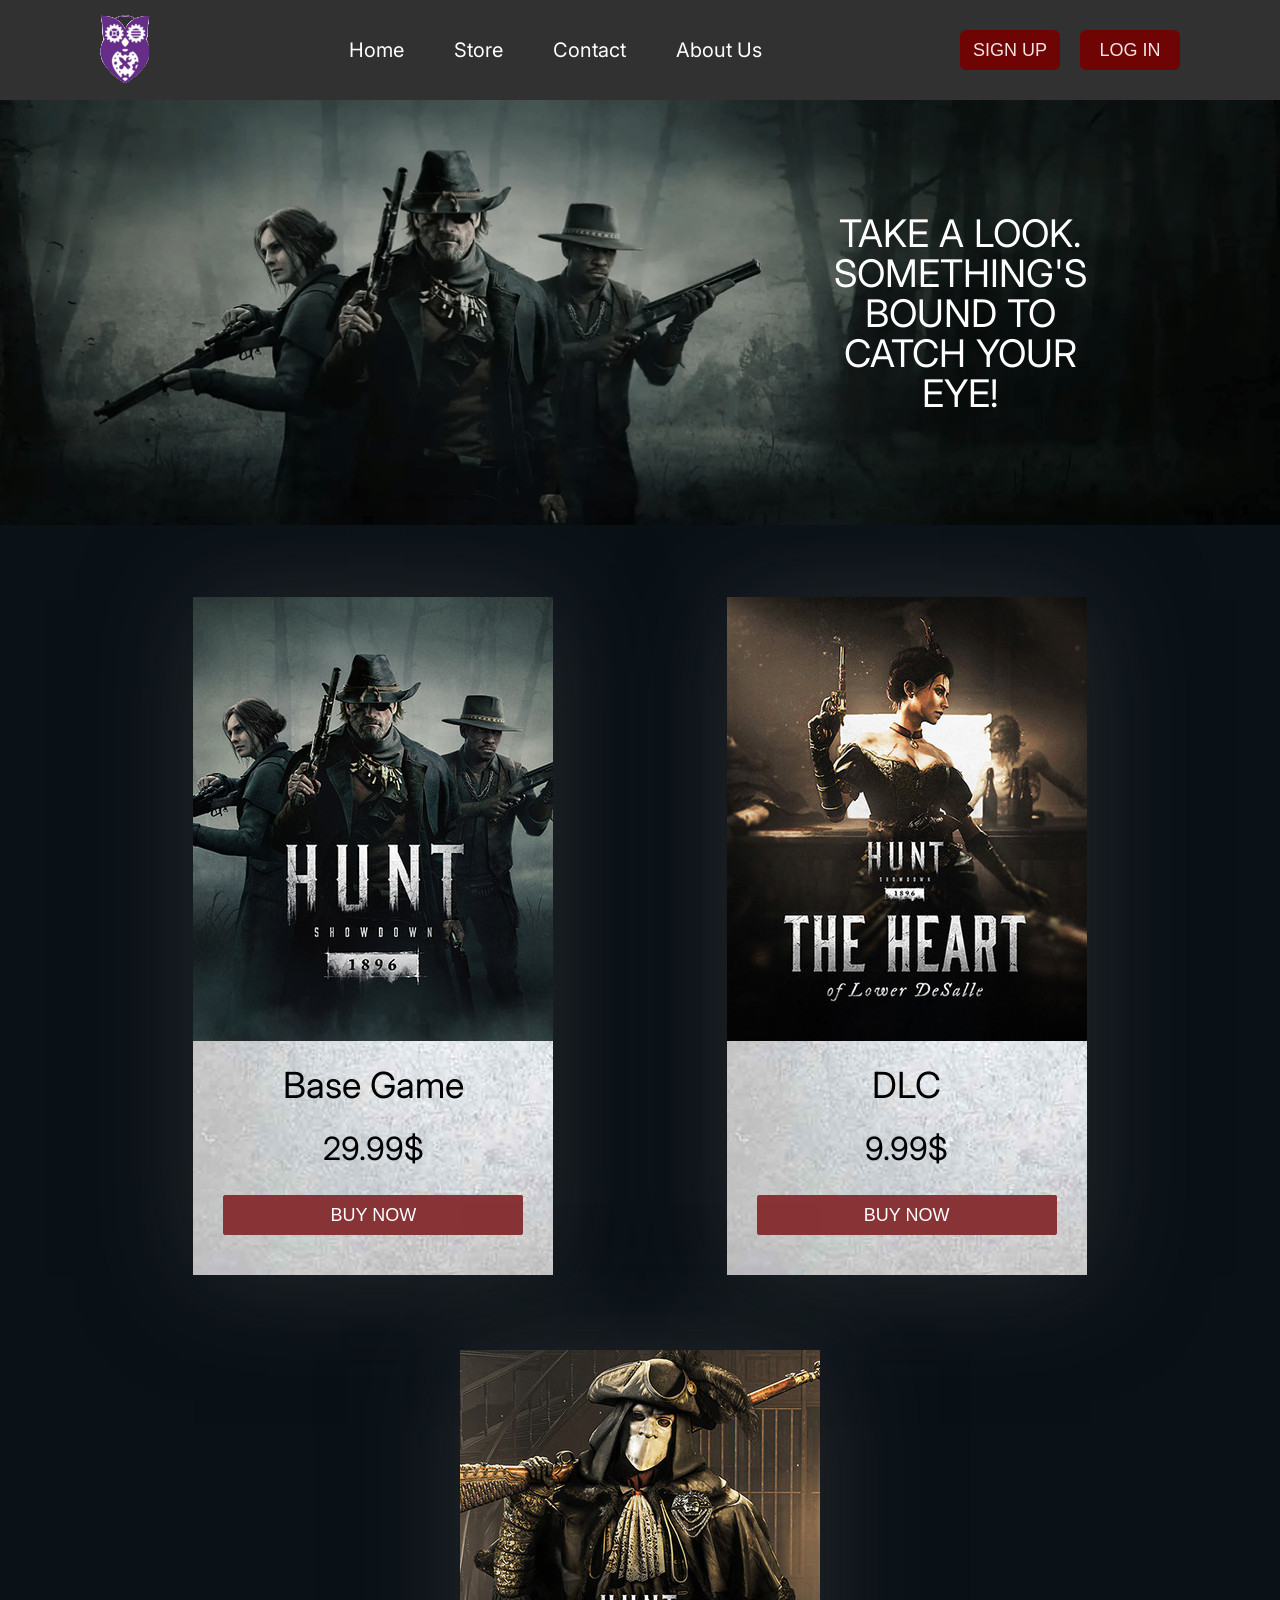
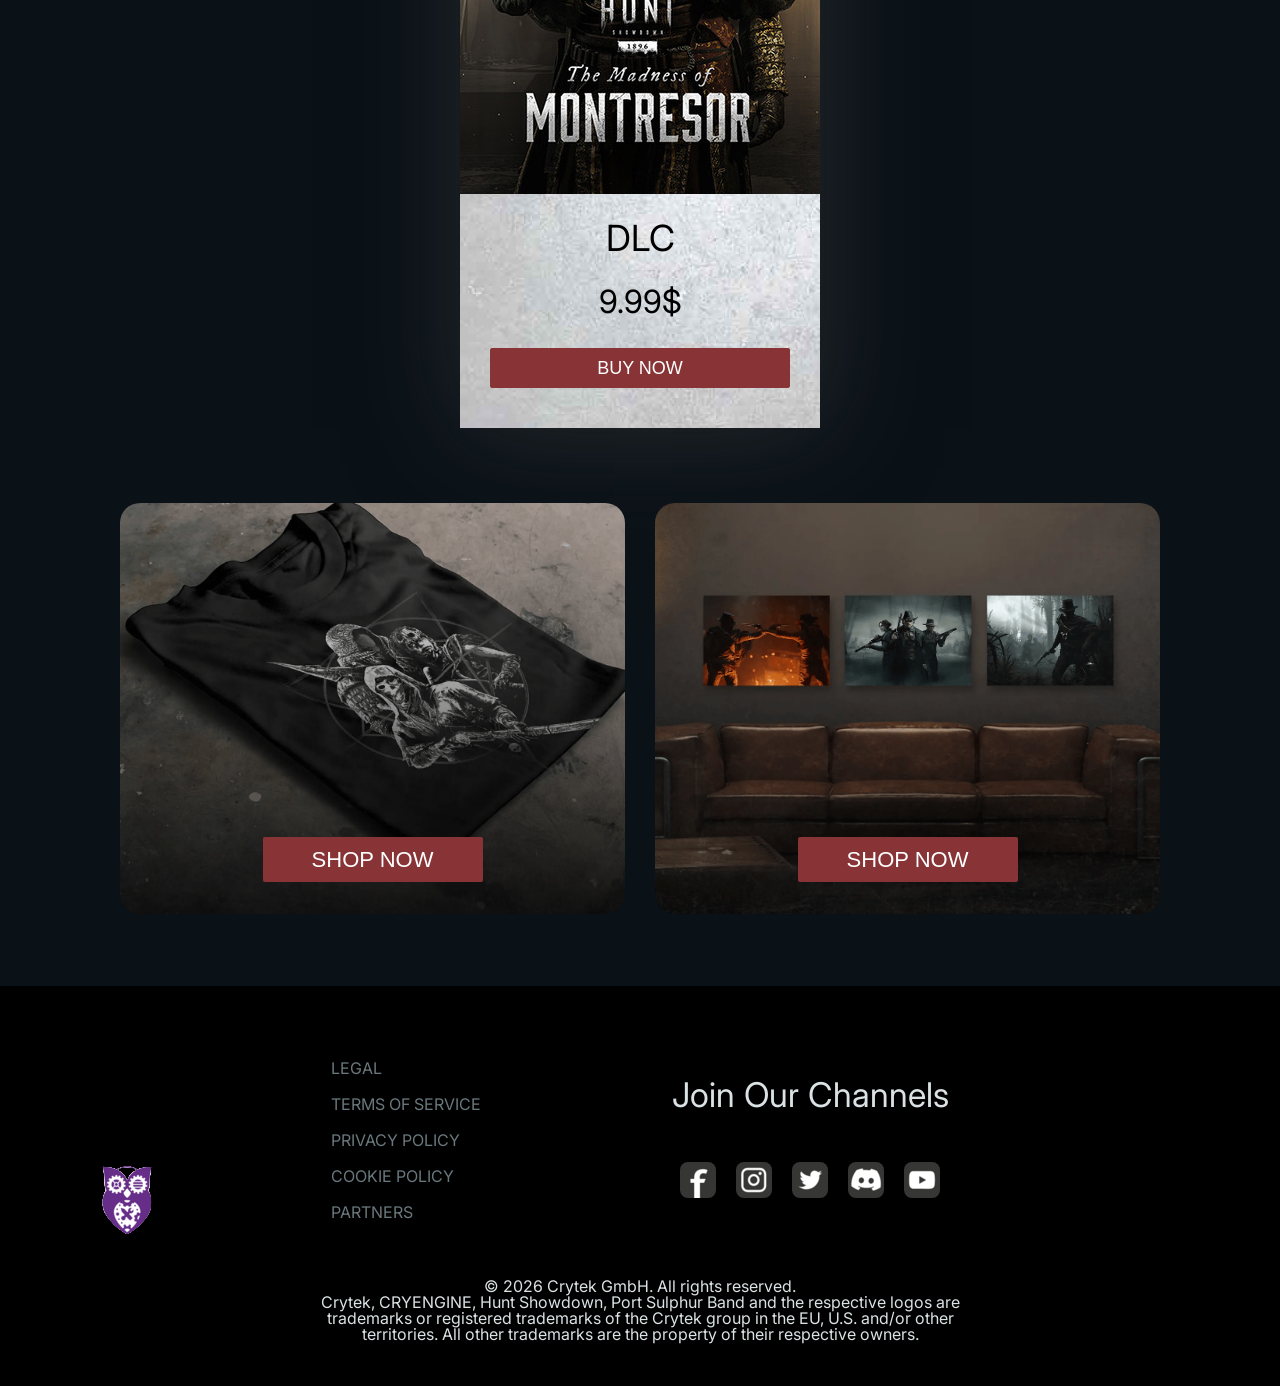
<file: store.html>
<!doctype html>
<html lang="en">
  <head>
    <link rel="stylesheet" href="./css/main.css" />
    <meta charset="UTF-8" />
    <meta name="viewport" content="width=device-width, initial-scale=1.0" />
    <link rel="icon" type="image/x-icon" href="./images/favicon.ico" />
    <title>Midterm</title>
  </head>
  <body>
    <header class="head">
      <div class="header-container navigation">
        <a href="https://geolab.edu.ge/en/"
          ><img src="./images/geolab.png" alt="geolab logo"
        /></a>
        <nav class="header-nav">
          <ul class="header-nav-list">
            <li><a href="index.html" class="header-nav-list-item">Home</a></li>
            <li>
              <a href="store.html" class="header-nav-list-item">Store</a>
            </li>
            <li>
              <a href="contact.html" class="header-nav-list-item">Contact</a>
            </li>
            <li>
              <a href="aboutus.html" class="header-nav-list-item">About Us</a>
            </li>
          </ul>
          <div class="burger">
            <img
              src="./images/burgericon.png"
              alt="burger"
              class="burger-icon"
            />
          </div>
        </nav>
        <div class="header-registration">
          <button class="header-button">
            <a href="registration.html">SIGN UP</a>
          </button>
          <button class="header-button"><a href="login.html">LOG IN</a></button>
        </div>
      </div>
    </header>
    <main>
      <section class="store-hero">
        <h1>TAKE A LOOK. SOMETHING'S BOUND TO CATCH YOUR EYE!</h1>
      </section>
      <section class="homeshop">
        <div class="gameshop">
          <div class="home-shop-item">
            <div class="shop-item-card">
              <div class="image-wrapper">
                <img src="./images/base-game.jpg" alt="base game" />
              </div>
              <div class="shop-item-text">
                <h2>Base Game</h2>
                <p>29.99$</p>
                <button>BUY NOW</button>
              </div>
            </div>
            <div class="shop-item-card">
              <div class="image-wrapper">
                <img src="./images/heart59-dlc.jpeg" alt="heart dlc" />
              </div>
              <div class="shop-item-text">
                <h2>DLC</h2>
                <p>9.99$</p>
                <button>BUY NOW</button>
              </div>
            </div>
            <div class="shop-item-card">
              <div class="image-wrapper">
                <img src="./images/montresor87-dlc.jpeg" alt="montresor dlc" />
              </div>
              <div class="shop-item-text">
                <h2>DLC</h2>
                <p>9.99$</p>
                <button>BUY NOW</button>
              </div>
            </div>
            <div class="merch-poster">
              <div class="merch-poster-container merch">
                <button class="shopnow-btn">
                  <a href="accessories.html">SHOP NOW</a>
                </button>
              </div>
              <div class="merch-poster-container poster">
                <button class="shopnow-btn">
                  <a href="accessories.html">SHOP NOW</a>
                </button>
              </div>
            </div>
          </div>
        </div>
      </section>
    </main>
    <footer class="footer-container">
      <a href="https://geolab.edu.ge/en/" class="footer-logo"
        ><img src="./images/geolab.png" alt="geolab logo"
      /></a>
      <div class="footer-nav-container">
        <footer-nav class="footer-navigation">
          <ul class="footer-ul">
            <li><a href="#">LEGAL</a></li>
            <li><a href="#">TERMS OF SERVICE</a></li>
            <li><a href="#">PRIVACY POLICY</a></li>
            <li><a href="#">COOKIE POLICY</a></li>
            <li><a href="#">PARTNERS</a></li>
          </ul>
          <div class="footer-socials">
            <h3>Join Our Channels</h3>
            <div class="footer-social-logos">
              <a href="https://www.facebook.com/huntshowdown/" target="_blank"
                ><img
                  src="./images/facebook-logo.png"
                  alt="facebook"
                  class="social-logos"
              /></a>
              <a href="https://www.instagram.com/huntthegame/" target="_blank"
                ><img
                  src="./images/insta-logo.png"
                  alt="instagram"
                  class="social-logos"
              /></a>
              <a href="https://x.com/HuntShowdown" target="_blank"
                ><img
                  src="./images/twitter-logo.png"
                  alt="twitter"
                  class="social-logos"
              /></a>
              <a href="https://discord.com/invite/nFqe7r6AwQ" target="_blank"
                ><img
                  src="./images/discord-logo.png"
                  alt="discord"
                  class="social-logos"
              /></a>
              <a href="https://www.youtube.com/user/CrytekHunt" target="_blank"
                ><img
                  src="./images/yt-logo.png"
                  alt="youtube"
                  class="social-logos"
              /></a>
            </div>
          </div>
        </footer-nav>
      </div>
      <div class="footer-rights">
        <h4>© 2026 Crytek GmbH. All rights reserved.</h4>
        <p>
          Crytek, CRYENGINE, Hunt Showdown, Port Sulphur Band and the respective
          logos are trademarks or registered trademarks of the Crytek group in
          the EU, U.S. and/or other territories. All other trademarks are the
          property of their respective owners.
        </p>
      </div>
    </footer>
  </body>
</html>
</file>
<file: css/main.css>
@import"https://fonts.googleapis.com/css2?family=Inter:ital,opsz,wght@0,14..32,100..900;1,14..32,100..900&display=swap";html,body,div,span,applet,object,iframe,h1,h2,h3,h4,h5,h6,p,blockquote,pre,a,abbr,acronym,address,big,cite,code,del,dfn,em,img,ins,kbd,q,s,samp,small,strike,strong,sub,sup,tt,var,b,u,i,center,dl,dt,dd,ol,ul,li,fieldset,form,label,legend,table,caption,tbody,tfoot,thead,tr,th,td,article,aside,canvas,details,embed,figure,figcaption,footer,header,hgroup,menu,nav,output,ruby,section,summary,time,mark,audio,video{margin:0;padding:0;border:0;font-size:100%;font:inherit;vertical-align:baseline}article,aside,details,figcaption,figure,footer,header,hgroup,menu,nav,section{display:block}body{line-height:1}ol,ul{list-style:none}blockquote,q{quotes:none}blockquote:before,blockquote:after,q:before,q:after{content:"";content:none}table{border-collapse:collapse;border-spacing:0}*{box-sizing:border-box}a{text-decoration:none;cursor:pointer}button{border:none;padding:0;cursor:pointer}.container{padding:0px 200px}.head{height:100px;background:rgba(13,13,14,.85);position:sticky;top:0;z-index:1000}.head .header-container{padding:0px 100px}.head .navigation{display:flex;justify-content:space-between;align-items:center;height:100%}.head .navigation .header-nav{display:flex;justify-content:space-between;align-items:center}.head .navigation .header-nav .header-nav-list{display:flex;justify-content:space-between;align-items:center;gap:50px}.head .navigation .header-nav .header-nav-list .header-nav-list-item{display:inline-block;color:#fff;font-size:20px;transition:transform .1s ease-in}.head .navigation .header-nav .header-nav-list .header-nav-list-item:hover{transform:scale(1.25)}.head .navigation .header-registration{display:flex;justify-content:space-between;align-items:center;gap:20px}.head .navigation .header-registration .header-button{border-radius:6px;background-color:#6e0404;color:#f3e3e3;font-size:18px;height:40px;width:100px;transition:transform .2s ease-out}.head .navigation .header-registration .header-button a{color:#f3e3e3}.head .navigation .header-registration .header-button:hover{transform:scale(1.15)}.head .navigation .burger-icon{display:none;height:40px;width:40px;cursor:pointer}@media(max-width: 900px){.head .header-container{padding:0px 10px}.head .navigation .header-nav .header-nav-list{display:none}.head .navigation .burger-icon{display:block}}@media(max-width: 700px){.head .header-container{padding:0px 20px}.head .navigation .header-registration{display:none}}.container{padding:0px 200px}.container{padding:0px 200px}.hero{height:688px;background-image:url(../images/hero.jpg);background-size:cover;background-position:center;display:flex;justify-content:center;align-items:center}.hero .hero-text{text-align:center;margin-left:40%}.hero .hero-text h2{color:#dae2e4;font-size:48px;padding-bottom:5px}.hero .hero-text hr{width:133px;border:1px solid #7f1b1d;border-radius:10px}.hero .hero-text p{max-width:26rem;color:#889ba2;padding-top:5px}@media(max-width: 900px){.hero .hero-text{margin:auto;padding:0px 20px}.hero .hero-text h2{font-size:36px}}.container{padding:0px 200px}.homeshop{min-height:822px;background-color:#0a1117;padding:72px 120px}.homeshop .home-shop-item{display:flex;align-items:center;height:100%;justify-content:space-evenly;flex-wrap:wrap;row-gap:75px;-moz-column-gap:100px;column-gap:100px}.homeshop .home-shop-item .shop-item-card{display:flex;align-items:center;flex-direction:column;background-image:url(../images/shopitem_bg.jpg);width:360px;height:678px}.homeshop .home-shop-item .shop-item-card .shop-item-text{display:flex;text-align:center;align-items:center;flex-direction:column;color:#000;padding:24px 20px;row-gap:30px}.homeshop .home-shop-item .shop-item-card .shop-item-text h2{font-size:36px}.homeshop .home-shop-item .shop-item-card .shop-item-text p{font-size:32px}.homeshop .home-shop-item .shop-item-card .shop-item-text button{color:#fff;width:300px;height:40px;font-size:18px;background-color:#883436;border:1px solid #883436;border-radius:2px;transition:transform .2s ease-in}.homeshop .home-shop-item .shop-item-card .shop-item-text button:hover{transform:scale(1.05)}.homeshop .home-shop-item .shop-item-card{box-shadow:2px 2px 100px 0px rgba(66,66,66,.5);-webkit-box-shadow:2px 2px 100px 0px rgba(66,66,66,.5);-moz-box-shadow:2px 2px 100px 0px rgba(66,66,66,.5)}@media(max-width: 1200px){.homeshop{padding:50px 75px}}@media(max-width: 700px){.homeshop{padding:50px 0px}}.container{padding:0px 200px}.footer-container{background-color:#000;position:relative;height:400px;display:flex;align-items:center;justify-content:space-evenly;flex-direction:column;padding:30px 10px 0px;gap:15px}.footer-container .footer-nav-container{display:flex;justify-content:space-between;width:49%}.footer-container .footer-nav-container .footer-navigation{display:flex;justify-content:space-between;width:100%;gap:30px}.footer-container .footer-nav-container .footer-navigation .footer-ul{display:flex;justify-content:space-between;align-items:center;flex-direction:column;gap:20px}.footer-container .footer-nav-container .footer-navigation .footer-ul li{width:100%}.footer-container .footer-nav-container .footer-navigation .footer-ul li a{color:#6a787d}.footer-container .footer-nav-container .footer-navigation .footer-ul li a:hover{color:#681d20}.footer-container .footer-nav-container .footer-navigation .footer-socials{display:flex;align-items:center;justify-content:space-evenly;flex-direction:column;gap:30px}.footer-container .footer-nav-container .footer-navigation .footer-socials h3{font-size:34px;color:#dae2e4}.footer-container .footer-nav-container .footer-navigation .footer-socials .footer-social-logos{display:flex;gap:16px}.footer-container .footer-nav-container .footer-navigation .footer-socials .footer-social-logos .social-logos{border:2px solid #000;border-radius:10px;transition:transform .2s ease-in}.footer-container .footer-nav-container .footer-navigation .footer-socials .footer-social-logos .social-logos:hover{transform:scale(1.1);border:2px solid #681d20}.footer-rights{text-align:center;width:51%;color:#dae2e4}.footer-logo{position:absolute;left:8%;text-align:center}@media(max-width: 940px){.footer-container{height:650px;width:100%}.footer-container .footer-logo{position:initial}.footer-container .footer-navigation{flex-direction:column-reverse}.footer-container .footer-navigation .footer-ul{text-align:center}}@media(max-width: 551px){.footer-container .footer-nav-container .footer-navigation .footer-socials{gap:20px}.footer-container .footer-nav-container .footer-navigation .footer-socials h3{font-size:22px}}.container{padding:0px 200px}.store-hero{height:425px;background-image:url(../images/store-hero-bg.png);background-size:cover;background-position:center;display:flex;align-items:center;text-align:center}.store-hero h1{font-size:38px;color:#fff;line-height:40px;margin-left:65%;margin-right:15%}@media(max-width: 900px){.store-hero h1{max-width:300px;margin:auto}}.container{padding:0px 200px}.merch-poster{display:flex;justify-content:space-evenly;align-items:center;width:100%;gap:30px}.merch-poster .merch-poster-container{width:522px;height:411px;border-radius:20px;position:relative}.merch-poster .merch-poster-container .shopnow-btn{position:absolute;width:220px;height:45px;left:50%;transform:translate(-50%);bottom:2rem;font-size:22px;background-color:#883436;color:#fff;border-radius:2px;transition:transform .3s ease-in}.merch-poster .merch-poster-container .shopnow-btn a{color:#fff}.merch-poster .merch-poster-container .shopnow-btn:hover{border:1px solid #fff}.merch-poster .merch{background-image:url(../images/amazon-merch.png);background-size:cover;background-position:center}.merch-poster .poster{background-image:url(../images/displate-posters.png);background-size:cover;background-position:center}@media(max-width: 1000px){.merch-poster{flex-wrap:wrap}}.container{padding:0px 200px}.shopping{display:flex;justify-content:space-evenly;padding:100px 0px;gap:20px}.shopping .gallery .image-list{display:flex;flex-direction:column;gap:20px}.shopping .gallery .image-list .gallery-style{border-radius:5px;transition:transform .1s ease-in}.shopping .gallery .image-list .gallery-style:hover{transform:scale(1.04)}.shopping .cover-style{border-radius:10px}.shopping .product-desc{display:flex;justify-content:space-between;flex-direction:column}.shopping .product-desc .product-head{font-size:32px;padding-bottom:20px}.shopping .product-desc .product-text{font-size:18px}.shopping .product-desc .shopping-btns{display:flex;justify-content:space-between;align-items:center;gap:30px}.shopping .product-desc .shopping-btns .cart-btn{background-color:red;font-size:20px;color:#fff;width:80%;height:40px;border-radius:5px}.shopping .product-desc .shopping-btns .favourite-btn{height:40px;width:40px;border-radius:5px;background-color:red}.shopping .product-desc .buynow-btn{font-size:24px;height:50px;width:100%;border-radius:5px;background-color:red;color:#fff}.shopping .product-desc .color-pick-text{font-size:26px}.shopping .product-desc .color-choose{display:flex;flex-direction:row;gap:35px}.shopping .product-desc .color-choose .color-white,.shopping .product-desc .color-choose .color-black{width:50px;height:50px;border-radius:5px}.shopping .product-desc .color-choose .color-white{background-color:#a39e9e}.shopping .product-desc .color-choose .color-black{background-color:#000}.container{padding:0px 200px}.aboutus{background-color:#0a1117;color:#fff;padding:100px 200px}.aboutus h1{text-align:center;font-size:48px}.aboutus h2{font-size:36px}.aboutus h3{font-size:28px}.aboutus p{font-size:20px}.aboutus h1,.aboutus h2,.aboutus h3,.aboutus p{padding-bottom:30px}@media(max-width: 1200px){.aboutus{padding:40px 100px}}@media(max-width: 1000px){.aboutus{padding:40px 75px}}@media(max-width: 800px){.aboutus{padding:40px 55px}.aboutus h1{font-size:36px}.aboutus h2{font-size:28px}.aboutus h3{font-size:20px}.aboutus p{font-size:16px}}@media(max-width: 600px){.aboutus{padding:40px 20px}}.container{padding:0px 200px}.main-section{background-color:#0a1117;padding:100px;color:#fff}.main-section .faq-heading{padding-bottom:50px;font-size:38px;text-align:center}.main-section .accordion{display:flex;flex-direction:column;gap:40px}.main-section .accordion details{width:100%;background-color:#111f2b;padding:1rem;border:2px solid #111f2b;border-radius:5px;transition:transform .2s ease-in}.main-section .accordion details summary{cursor:pointer;display:inline;padding-bottom:10px}.main-section .accordion details summary h2{font-size:26px}.main-section .accordion details p{font-size:18px;padding-top:15px}.main-section .accordion details:hover{border:2px solid #838282}.main-section .maillink{color:aqua}@media(max-width: 1000px){.main-section{padding:100px 75px}}@media(max-width: 768px){.main-section{padding:75px 35px}.main-section .faq-heading{font-size:28px}.main-section .accordion .accordion-heading{font-size:20px}.main-section .accordion p{font-size:14px}}@media(max-width: 450px){.main-section{padding:35px 15px}.main-section .faq-heading{font-size:28px}.main-section .accordion-heading{font-size:20px}.main-section p{font-size:14px}}.container{padding:0px 200px}.registration-main{background-color:#0a1117;color:#000;padding:100px 0px}.registration-main .card{min-width:375px;max-width:600px;display:flex;justify-content:space-between;align-items:center;flex-direction:column;margin:auto;border-radius:10px;background-color:#e4e2e2;box-shadow:2px 2px 100px 0px rgba(66,66,66,.5);-webkit-box-shadow:2px 2px 100px 0px rgba(66,66,66,.5);-moz-box-shadow:2px 2px 100px 0px rgba(66,66,66,.5)}.registration-main .card .card-header{font-size:32px;padding:20px 0px}.registration-main .card .form{width:80%}.registration-main .card .form .form-group{display:flex;flex-direction:column}.registration-main .card .form .form-group label{font-size:20px;padding-top:10px;padding-bottom:5px}.registration-main .card .form .form-group input,.registration-main .card .form .form-group select{height:40px;border-radius:10px;padding-left:15px;padding-right:15px;opacity:.5;border:1px solid rgba(0,0,0,.4)}.registration-main .card .form .form-group select{-webkit-appearance:none;-moz-appearance:none;background-image:url(../images/dropdown.svg);background-position:97%;background-repeat:no-repeat}.registration-main .card .form .form-group-radio{display:flex;flex-direction:row;gap:25px}.registration-main .card .form .form-group-radio legend{padding-top:15px;padding-bottom:10px}.registration-main .card .form .form-group-radio .radio-option{padding-bottom:15px}.registration-main .card .form .form-group-checkbox label{padding-left:10px}.registration-main .card .form .form-submit{margin:15px auto;width:100%;height:40px;font-size:20px;background-color:#6e0404;color:#fff;border:2px solid #6e0404;border-radius:12px;transition:transform .2s ease-out}.registration-main .card .form .form-submit:hover{border:2px solid #380606;transform:scale(1.05)}.container{padding:0px 200px}.forgot{text-align:center;padding:20px 0px}.forgot .forgot-text{color:#000;font-size:20px;transition:transform .3s ease-in}.forgot .forgot-text:hover{transform:scale(0.95);color:blue}body{font-family:"Inter",sans-serif}
</file>
